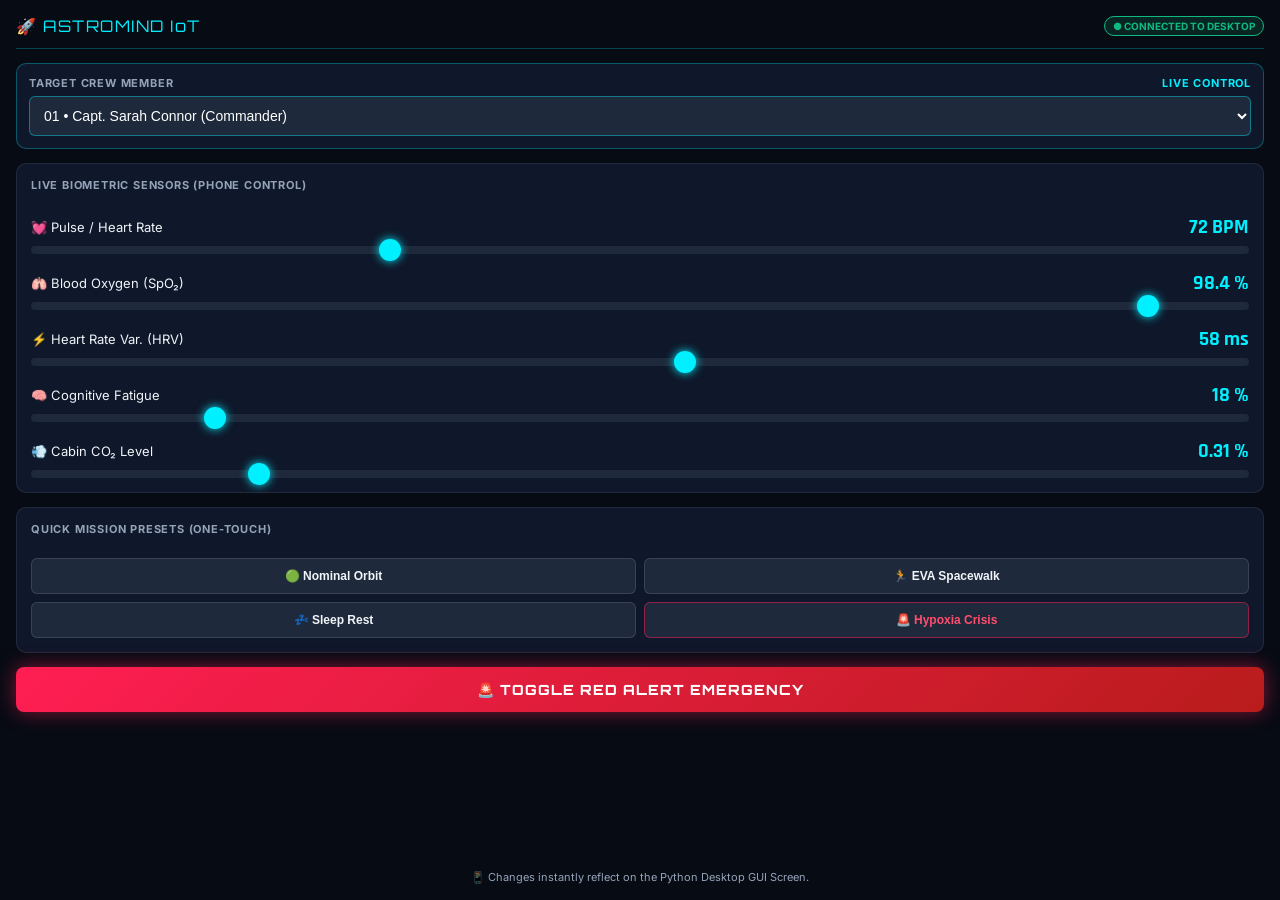
<file: space_station/templates/phone_remote.html>
<!DOCTYPE html>
<html lang="en">
<head>
  <meta charset="UTF-8">
  <meta name="viewport" content="width=device-width, initial-scale=1.0, maximum-scale=1.0, user-scalable=no">
  <title>AstroMind | Mobile IoT Sensor Controller</title>
  <link rel="preconnect" href="https://fonts.googleapis.com">
  <link rel="preconnect" href="https://fonts.gstatic.com" crossorigin>
  <link href="https://fonts.googleapis.com/css2?family=Orbitron:wght@600;800&family=Rajdhani:wght@600;700&family=Inter:wght@400;500;600;700&display=swap" rel="stylesheet">
  <style>
    :root {
      --bg: #070b14;
      --card-bg: #0f172a;
      --cyan: #00f0ff;
      --green: #10b981;
      --amber: #f59e0b;
      --red: #ff1e53;
      --text: #f1f5f9;
      --text-dim: #94a3b8;
    }
    * { box-sizing: border-box; margin: 0; padding: 0; }
    body {
      background: var(--bg);
      color: var(--text);
      font-family: 'Inter', sans-serif;
      padding: 16px;
      min-height: 100vh;
      display: flex;
      flex-direction: column;
      gap: 14px;
    }
    .header {
      display: flex;
      align-items: center;
      justify-content: space-between;
      border-bottom: 1px solid rgba(0, 240, 255, 0.25);
      padding-bottom: 12px;
    }
    .header-title {
      font-family: 'Orbitron', sans-serif;
      font-size: 16px;
      letter-spacing: 1.5px;
      color: var(--cyan);
    }
    .status-badge {
      font-size: 10px;
      font-weight: 700;
      background: rgba(16, 185, 129, 0.15);
      color: var(--green);
      border: 1px solid var(--green);
      padding: 3px 8px;
      border-radius: 12px;
    }
    .astronaut-select-card {
      background: var(--card-bg);
      border: 1px solid rgba(0, 240, 255, 0.3);
      border-radius: 10px;
      padding: 12px;
    }
    .label-title {
      font-size: 11px;
      font-weight: 700;
      color: var(--text-dim);
      letter-spacing: 0.8px;
      margin-bottom: 6px;
      display: flex;
      justify-content: space-between;
    }
    .sel-astronaut {
      width: 100%;
      background: #1e293b;
      border: 1px solid rgba(0, 240, 255, 0.4);
      color: #fff;
      font-size: 14px;
      padding: 10px;
      border-radius: 6px;
      outline: none;
    }
    .control-card {
      background: var(--card-bg);
      border: 1px solid rgba(255, 255, 255, 0.08);
      border-radius: 10px;
      padding: 14px;
      display: flex;
      flex-direction: column;
      gap: 16px;
    }
    .slider-group {
      display: flex;
      flex-direction: column;
      gap: 6px;
    }
    .slider-header {
      display: flex;
      justify-content: space-between;
      align-items: center;
      font-size: 13px;
    }
    .slider-val {
      font-family: 'Rajdhani', sans-serif;
      font-size: 20px;
      font-weight: 700;
      color: var(--cyan);
    }
    input[type=range] {
      -webkit-appearance: none;
      width: 100%;
      height: 8px;
      border-radius: 4px;
      background: #1e293b;
      outline: none;
    }
    input[type=range]::-webkit-slider-thumb {
      -webkit-appearance: none;
      appearance: none;
      width: 22px;
      height: 22px;
      border-radius: 50%;
      background: var(--cyan);
      cursor: pointer;
      box-shadow: 0 0 10px var(--cyan);
    }
    .presets-grid {
      display: grid;
      grid-template-columns: 1fr 1fr;
      gap: 8px;
    }
    .btn-preset {
      background: #1e293b;
      border: 1px solid rgba(255, 255, 255, 0.12);
      color: var(--text);
      padding: 10px;
      border-radius: 6px;
      font-size: 12px;
      font-weight: 600;
      text-align: center;
      cursor: pointer;
    }
    .btn-preset:active {
      transform: scale(0.97);
    }
    .preset-danger {
      border-color: rgba(255, 30, 83, 0.5);
      color: #ff4d6d;
    }
    .btn-emergency {
      background: linear-gradient(135deg, #ff1e53, #b91c1c);
      color: #fff;
      font-family: 'Orbitron', sans-serif;
      font-size: 14px;
      font-weight: 800;
      letter-spacing: 1px;
      border: none;
      border-radius: 8px;
      padding: 14px;
      cursor: pointer;
      box-shadow: 0 0 20px rgba(255, 30, 83, 0.5);
      animation: emergencyPulse 1.2s infinite alternate;
    }
    @keyframes emergencyPulse {
      from { box-shadow: 0 0 10px rgba(255, 30, 83, 0.4); }
      to { box-shadow: 0 0 25px rgba(255, 30, 83, 0.9); }
    }
    .sync-banner {
      font-size: 11px;
      color: var(--text-dim);
      text-align: center;
      margin-top: auto;
      padding-top: 10px;
    }
  </style>
</head>
<body>

  <div class="header">
    <span class="header-title">🚀 ASTROMIND IoT</span>
    <span class="status-badge" id="syncStatus">● CONNECTED TO DESKTOP</span>
  </div>

  <div class="astronaut-select-card">
    <div class="label-title">
      <span>TARGET CREW MEMBER</span>
      <span style="color:var(--cyan)">LIVE CONTROL</span>
    </div>
    <select id="selCrew" class="sel-astronaut" onchange="onCrewChange(this.value)">
      <option value="sarah">01 • Capt. Sarah Connor (Commander)</option>
      <option value="alex">02 • Dr. Alex Vance (Surgeon)</option>
      <option value="john">03 • Eng. John Miller (Systems Chief)</option>
      <option value="elena">04 • Elena Rostova (Robotics Specialist)</option>
    </select>
  </div>

  <div class="control-card">
    <div class="label-title">LIVE BIOMETRIC SENSORS (PHONE CONTROL)</div>

    <!-- Heart Rate -->
    <div class="slider-group">
      <div class="slider-header">
        <span>💓 Pulse / Heart Rate</span>
        <span class="slider-val"><span id="valHr">72</span> BPM</span>
      </div>
      <input type="range" id="rangeHr" min="40" max="150" value="72" oninput="sendVitals()">
    </div>

    <!-- SpO2 -->
    <div class="slider-group">
      <div class="slider-header">
        <span>🫁 Blood Oxygen (SpO₂)</span>
        <span class="slider-val"><span id="valSpo2">98.4</span> %</span>
      </div>
      <input type="range" id="rangeSpo2" min="80" max="100" step="0.5" value="98.4" oninput="sendVitals()">
    </div>

    <!-- HRV -->
    <div class="slider-group">
      <div class="slider-header">
        <span>⚡ Heart Rate Var. (HRV)</span>
        <span class="slider-val"><span id="valHrv">58</span> ms</span>
      </div>
      <input type="range" id="rangeHrv" min="15" max="95" value="58" oninput="sendVitals()">
    </div>

    <!-- Fatigue -->
    <div class="slider-group">
      <div class="slider-header">
        <span>🧠 Cognitive Fatigue</span>
        <span class="slider-val"><span id="valFatigue">18</span> %</span>
      </div>
      <input type="range" id="rangeFatigue" min="5" max="95" value="18" oninput="sendVitals()">
    </div>

    <!-- Cabin CO2 -->
    <div class="slider-group">
      <div class="slider-header">
        <span>💨 Cabin CO₂ Level</span>
        <span class="slider-val"><span id="valCo2">0.31</span> %</span>
      </div>
      <input type="range" id="rangeCo2" min="0.1" max="1.2" step="0.05" value="0.31" oninput="sendVitals()">
    </div>
  </div>

  <div class="control-card">
    <div class="label-title">QUICK MISSION PRESETS (ONE-TOUCH)</div>
    <div class="presets-grid">
      <button class="btn-preset" onclick="applyPreset(72, 98.4, 58, 18, 0.31, false)">🟢 Nominal Orbit</button>
      <button class="btn-preset" onclick="applyPreset(105, 97.5, 48, 35, 0.35, false)">🏃 EVA Spacewalk</button>
      <button class="btn-preset" onclick="applyPreset(58, 99.0, 72, 10, 0.28, false)">💤 Sleep Rest</button>
      <button class="btn-preset preset-danger" onclick="applyPreset(42, 88.5, 18, 85, 0.72, true)">🚨 Hypoxia Crisis</button>
    </div>
  </div>

  <button class="btn-emergency" id="btnEmergencyToggle" onclick="toggleEmergencyFromPhone()">
    🚨 TOGGLE RED ALERT EMERGENCY
  </button>

  <div class="sync-banner">
    📱 Changes instantly reflect on the Python Desktop GUI Screen.
  </div>

  <script>
    let isEmergency = false;

    function sendVitals() {
      const hr = document.getElementById("rangeHr").value;
      const spo2 = document.getElementById("rangeSpo2").value;
      const hrv = document.getElementById("rangeHrv").value;
      const fatigue = document.getElementById("rangeFatigue").value;
      const co2 = document.getElementById("rangeCo2").value;

      document.getElementById("valHr").innerText = hr;
      document.getElementById("valSpo2").innerText = spo2;
      document.getElementById("valHrv").innerText = hrv;
      document.getElementById("valFatigue").innerText = fatigue;
      document.getElementById("valCo2").innerText = co2;

      fetch("/api/remote/update", {
        method: "POST",
        headers: { "Content-Type": "application/json" },
        body: JSON.stringify({ hr, spo2, hrv, fatigue, co2, is_emergency: isEmergency })
      }).then(r => r.json()).then(data => {
        document.getElementById("syncStatus").innerText = "● LIVE SYNC ACTIVE";
      }).catch(err => {
        document.getElementById("syncStatus").innerText = "⚠️ RECONNECTING...";
      });
    }

    function applyPreset(hr, spo2, hrv, fatigue, co2, em) {
      document.getElementById("rangeHr").value = hr;
      document.getElementById("rangeSpo2").value = spo2;
      document.getElementById("rangeHrv").value = hrv;
      document.getElementById("rangeFatigue").value = fatigue;
      document.getElementById("rangeCo2").value = co2;
      isEmergency = em;
      sendVitals();
    }

    function toggleEmergencyFromPhone() {
      isEmergency = !isEmergency;
      if (isEmergency) {
        applyPreset(42, 88.5, 18, 85, 0.75, true);
        document.getElementById("btnEmergencyToggle").innerText = "🟢 CLEAR EMERGENCY (RESTORE NOMINAL)";
      } else {
        applyPreset(72, 98.4, 58, 18, 0.31, false);
        document.getElementById("btnEmergencyToggle").innerText = "🚨 TOGGLE RED ALERT EMERGENCY";
      }
    }

    function onCrewChange(cid) {
      fetch("/api/remote/select_crew", {
        method: "POST",
        headers: { "Content-Type": "application/json" },
        body: JSON.stringify({ astronaut_id: cid })
      }).then(() => {
        // Fetch baseline values for new crew
        fetch("/api/remote/status").then(r => r.json()).then(data => {
          document.getElementById("rangeHr").value = data.vitals.heart_rate;
          document.getElementById("rangeSpo2").value = data.vitals.spo2;
          document.getElementById("rangeHrv").value = data.vitals.hrv;
          document.getElementById("rangeFatigue").value = data.vitals.fatigue_level;
          sendVitals();
        });
      });
    }
  </script>
</body>
</html>
</file>
